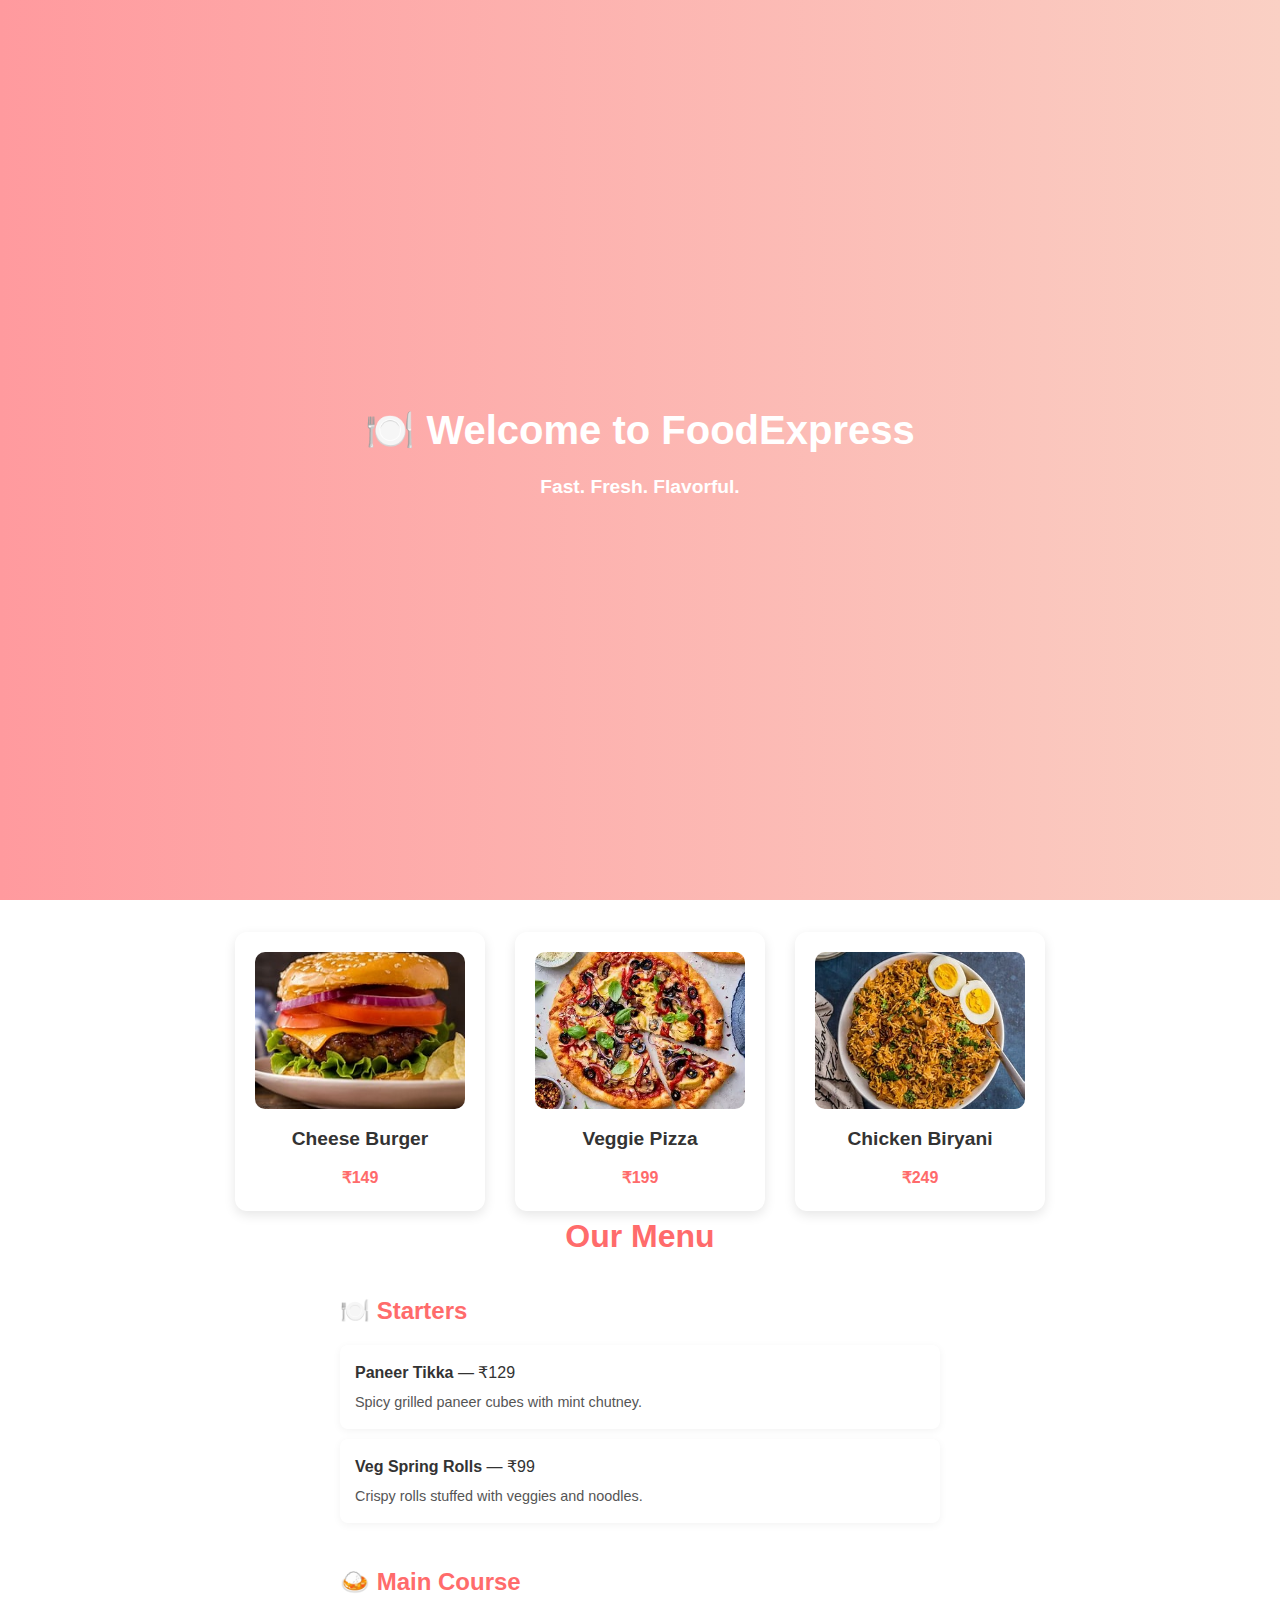
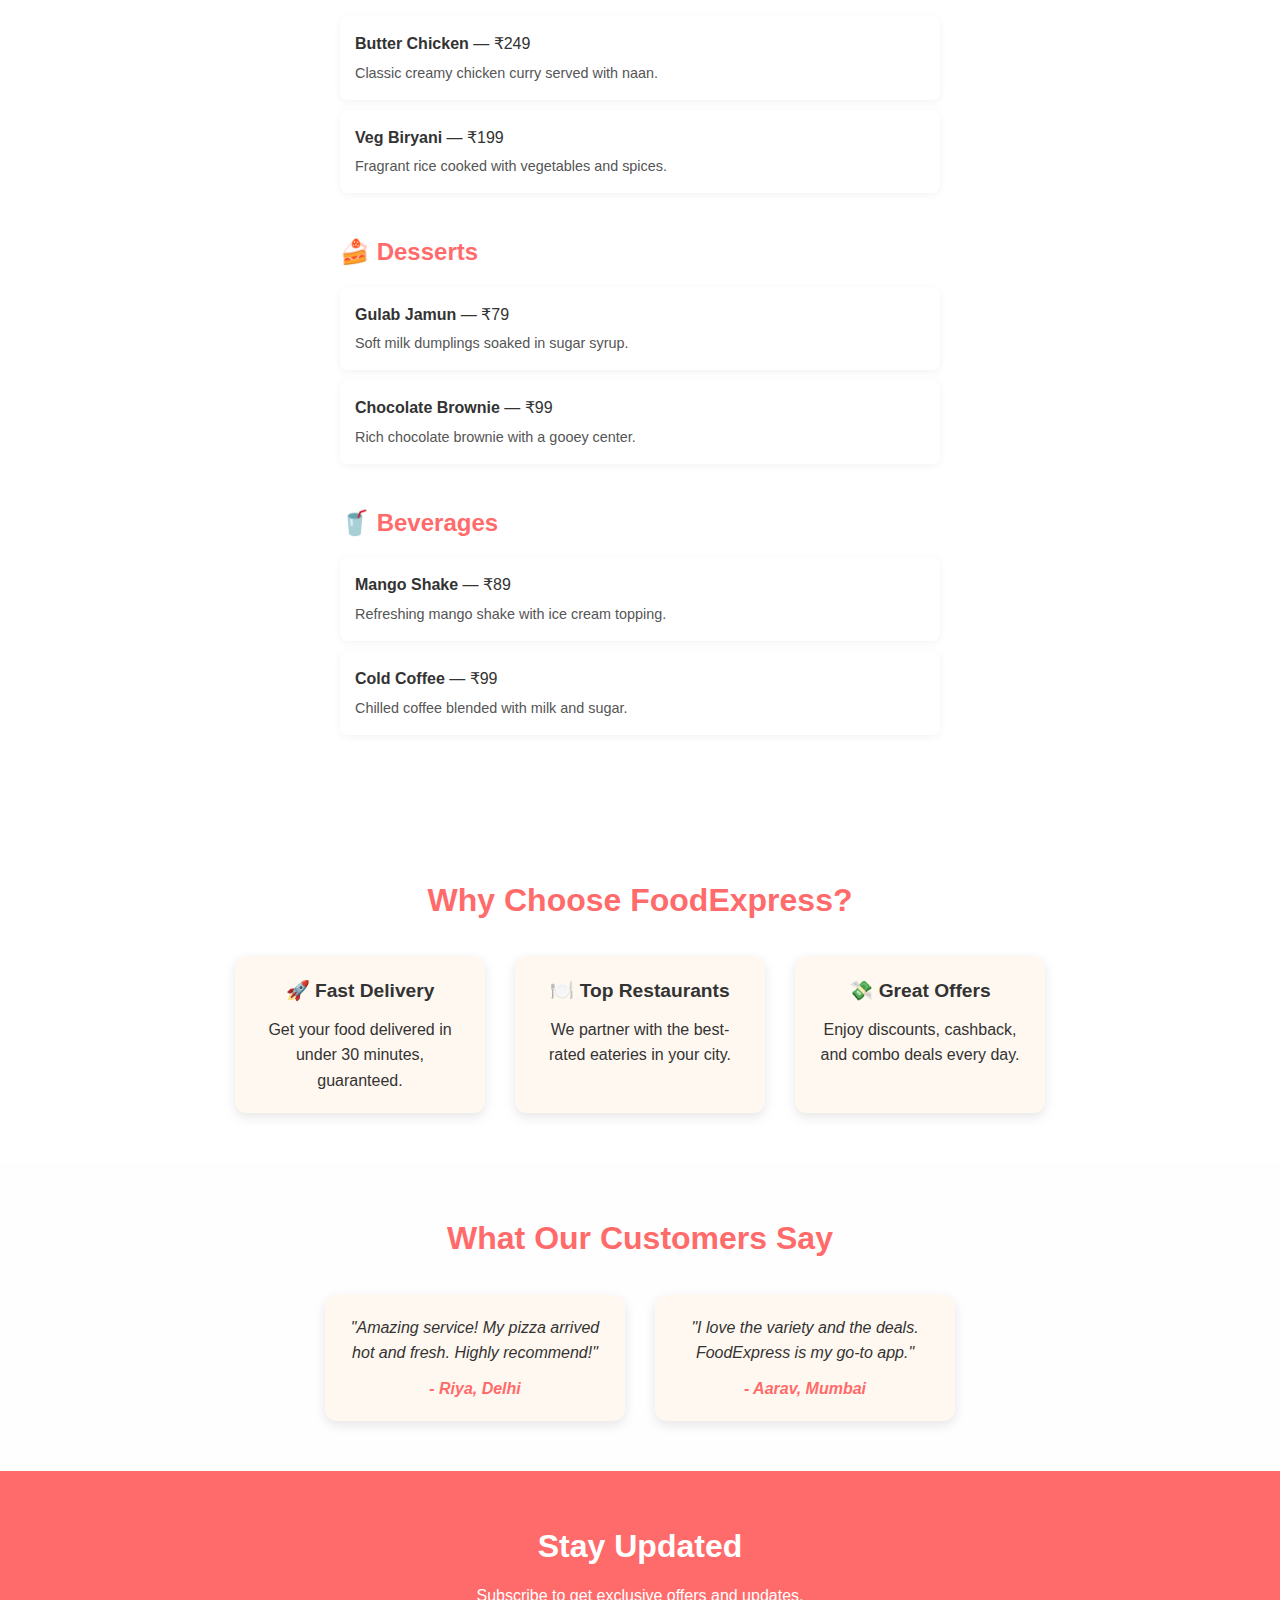
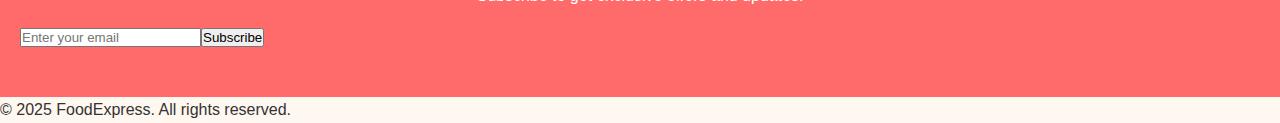
<file: index.html>
<!DOCTYPE html>
<html lang="en">
  <head>
    <meta charset="UTF-8" />
    <meta name="viewport" content="width=device-width, initial-scale=1.0" />
    <title>FoodExpress - Fast & Fresh</title>
    <link rel="stylesheet" href="delivery.css" />
  </head>
  <body>
    <div class="preloader">
      <div class="preloader-content">
        <h1>🍽️ Welcome to FoodExpress</h1>
        <p>Fast. Fresh. Flavorful.</p>
      </div>
    </div>

    <header>
      <div class="logo">FoodExpress</div>
      <nav>
        <ul>
          <li><a href="#hero" class="active">Home</a></li>
          <li><a href="#menu">Menu</a></li>
          <li><a href="#offers">Offers</a></li>
          <li><a href="#contact">Contact</a></li>
        </ul>
      </nav>
    </header>

    <main>
      <section class="about-section">
        <div class="about-wrapper">
          <h2>Welcome to <span>FoodExpress</span></h2>
          <p class="intro">
            We deliver happiness in a box — hot, fresh, and fast. From
            street-style snacks to gourmet delights, FoodExpress connects you to
            your cravings in minutes.
          </p>
          <p class="mission">
            Our mission is simple: <strong>Fast. Fresh. Flavorful.</strong> We
            partner with top-rated restaurants and ensure every order is handled
            with care.
          </p>
          <p class="tagline">Eat well. Live better. Delivered faster.</p>
        </div>
      </section>

      <section class="hero" id="hero">
        <h1>Delicious Food, Delivered Fast 🍕</h1>
        <p>Order your favorite meals from top restaurants near you.</p>
        <a href="#menu" class="btn">Order Now</a>
      </section>

      <section class="menu-preview" id="menu">
        <h2>Popular Picks</h2>
        <div class="cards">
          <div class="card">
            <img src="burger.jpg" alt="Cheese Burger" />
            <h3>Cheese Burger</h3>
            <p>₹149</p>
          </div>
          <div class="card">
            <img src="pizza.jpg" alt="Veggie Pizza" />
            <h3>Veggie Pizza</h3>
            <p>₹199</p>
          </div>
          <div class="card">
            <img src="biryani.jpg" alt="Chicken Biryani" />
            <h3>Chicken Biryani</h3>
            <p>₹249</p>
          </div>
        </div>

        <h2>Our Menu</h2>
        <div class="menu-category">
          <h3>🍽️ Starters</h3>
          <ul>
            <li>
              <strong>Paneer Tikka</strong> — ₹129<br /><span
                >Spicy grilled paneer cubes with mint chutney.</span
              >
            </li>
            <li>
              <strong>Veg Spring Rolls</strong> — ₹99<br /><span
                >Crispy rolls stuffed with veggies and noodles.</span
              >
            </li>
          </ul>
        </div>

        <div class="menu-category">
          <h3>🍛 Main Course</h3>
          <ul>
            <li>
              <strong>Butter Chicken</strong> — ₹249<br /><span
                >Classic creamy chicken curry served with naan.</span
              >
            </li>
            <li>
              <strong>Veg Biryani</strong> — ₹199<br /><span
                >Fragrant rice cooked with vegetables and spices.</span
              >
            </li>
          </ul>
        </div>

        <div class="menu-category">
          <h3>🍰 Desserts</h3>
          <ul>
            <li>
              <strong>Gulab Jamun</strong> — ₹79<br /><span
                >Soft milk dumplings soaked in sugar syrup.</span
              >
            </li>
            <li>
              <strong>Chocolate Brownie</strong> — ₹99<br /><span
                >Rich chocolate brownie with a gooey center.</span
              >
            </li>
          </ul>
        </div>

        <div class="menu-category">
          <h3>🥤 Beverages</h3>
          <ul>
            <li>
              <strong>Mango Shake</strong> — ₹89<br /><span
                >Refreshing mango shake with ice cream topping.</span
              >
            </li>
            <li>
              <strong>Cold Coffee</strong> — ₹99<br /><span
                >Chilled coffee blended with milk and sugar.</span
              >
            </li>
          </ul>
        </div>
      </section>

      <section class="why-us" id="offers">
        <h2>Why Choose FoodExpress?</h2>
        <div class="features">
          <div class="feature">
            <h3>🚀 Fast Delivery</h3>
            <p>Get your food delivered in under 30 minutes, guaranteed.</p>
          </div>
          <div class="feature">
            <h3>🍽️ Top Restaurants</h3>
            <p>We partner with the best-rated eateries in your city.</p>
          </div>
          <div class="feature">
            <h3>💸 Great Offers</h3>
            <p>Enjoy discounts, cashback, and combo deals every day.</p>
          </div>
        </div>
      </section>

      <section class="testimonials">
        <h2>What Our Customers Say</h2>
        <div class="reviews">
          <div class="review">
            <p>
              "Amazing service! My pizza arrived hot and fresh. Highly
              recommend!"
            </p>
            <span>- Riya, Delhi</span>
          </div>
          <div class="review">
            <p>
              "I love the variety and the deals. FoodExpress is my go-to app."
            </p>
            <span>- Aarav, Mumbai</span>
          </div>
        </div>
      </section>

      <section class="newsletter" id="contact">
        <h2>Stay Updated</h2>
        <p>Subscribe to get exclusive offers and updates.</p>
        <form>
          <input type="email" placeholder="Enter your email" required />
          <button type="submit">Subscribe</button>
        </form>
      </section>
    </main>

    <footer>
      <p>&copy; 2025 FoodExpress. All rights reserved.</p>
    </footer>
    <script src="script.js"></script>
  </body>
</html>
</file>
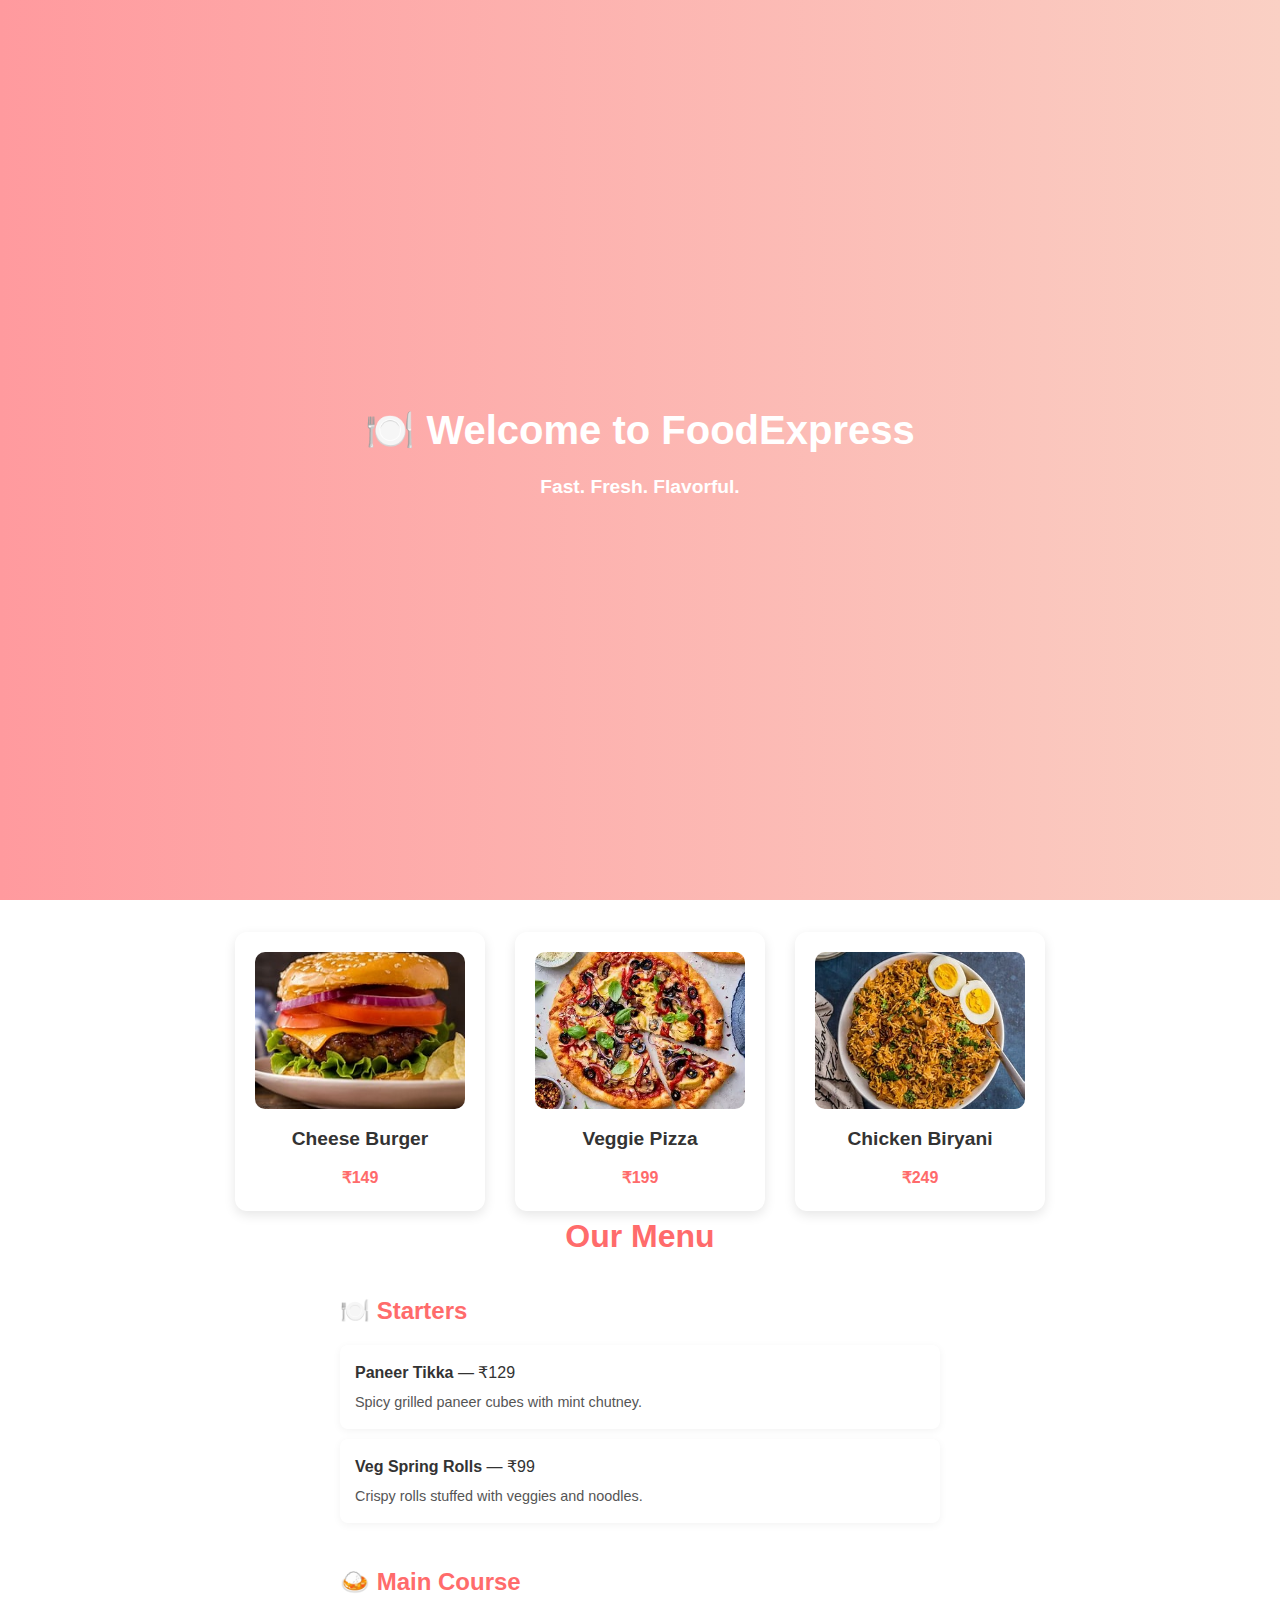
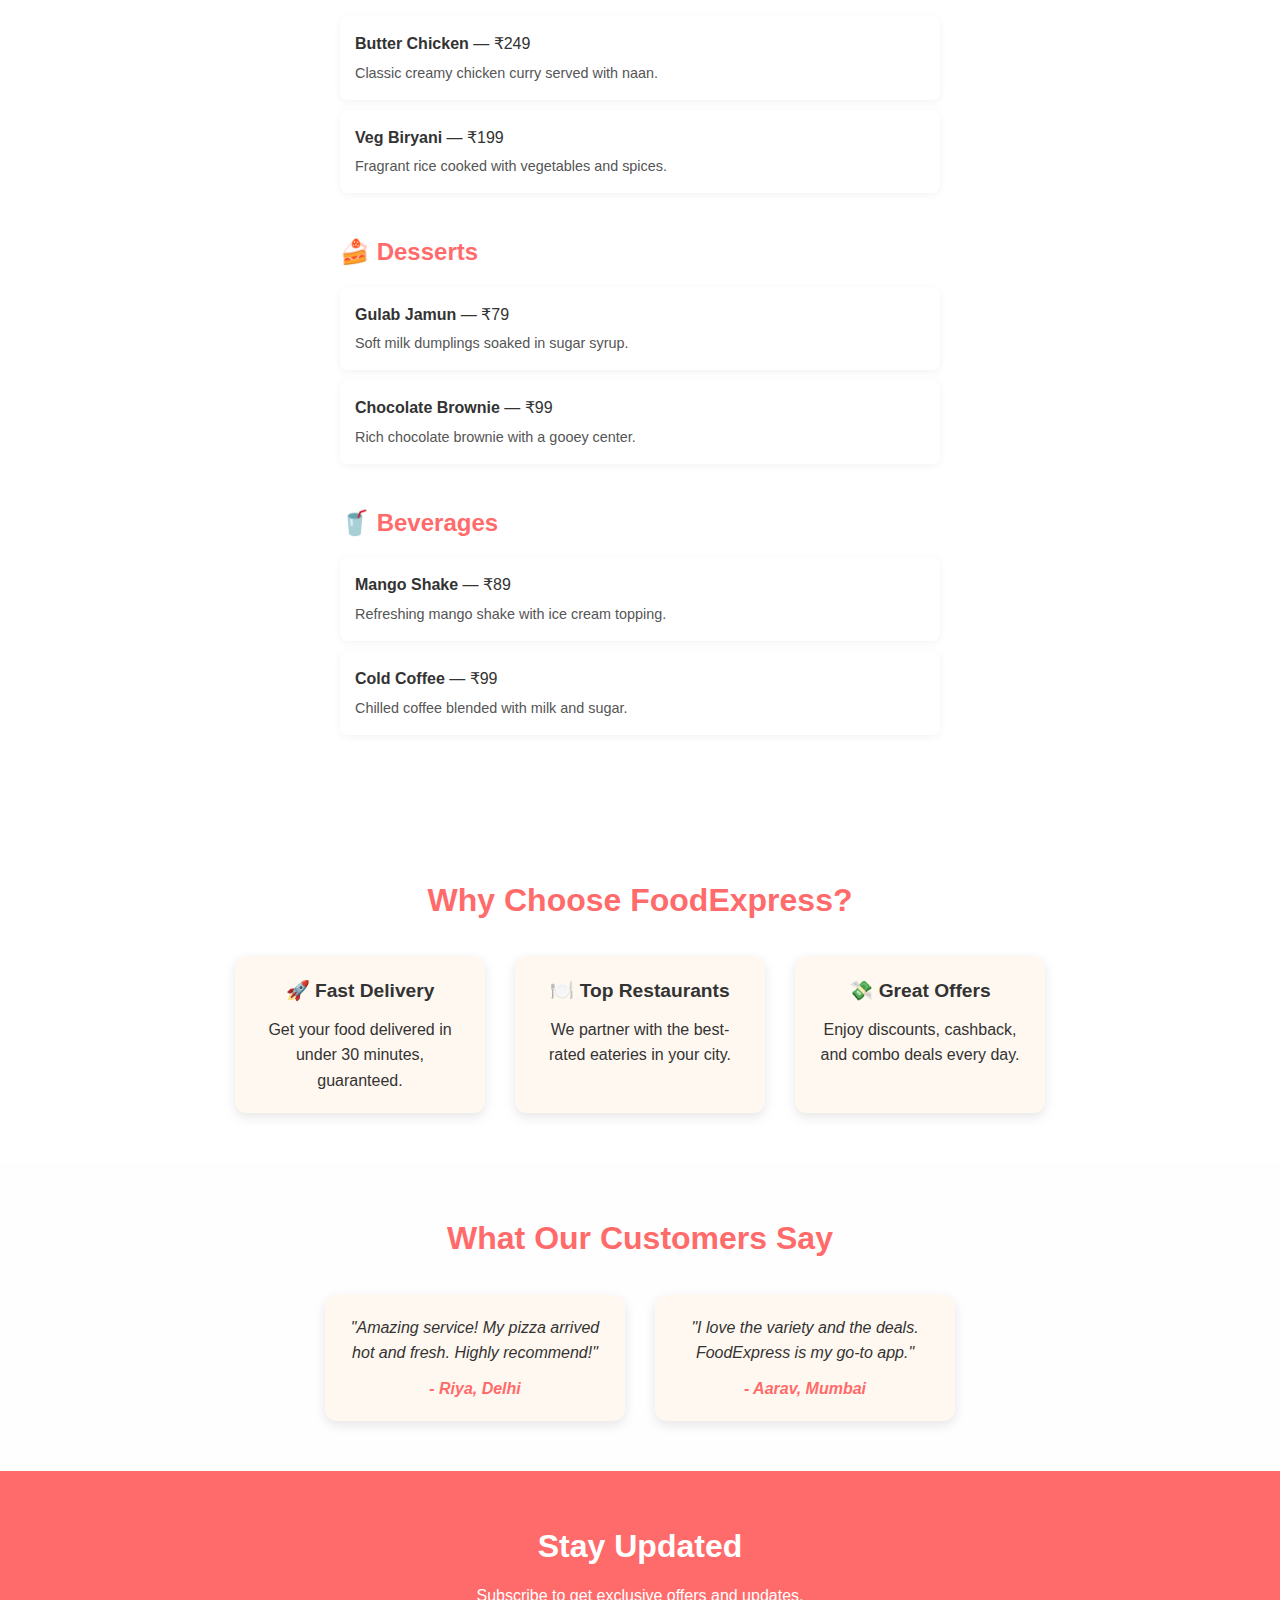
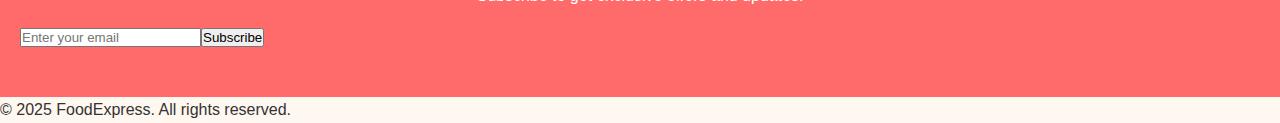
<file: delivery.html>
<!DOCTYPE html>
<html lang="en">
  <head>
    <meta charset="UTF-8" />
    <meta name="viewport" content="width=device-width, initial-scale=1.0" />
    <title>FoodExpress - Fast & Fresh</title>
    <link rel="stylesheet" href="delivery.css" />
  </head>
  <body>
    <div class="preloader">
      <div class="preloader-content">
        <h1>🍽️ Welcome to FoodExpress</h1>
        <p>Fast. Fresh. Flavorful.</p>
      </div>
    </div>

    <header>
      <div class="logo">FoodExpress</div>
      <nav>
        <ul>
          <li><a href="#hero" class="active">Home</a></li>
          <li><a href="#menu">Menu</a></li>
          <li><a href="#offers">Offers</a></li>
          <li><a href="#contact">Contact</a></li>
        </ul>
      </nav>
    </header>

    <main>
      <section class="about-section">
        <div class="about-wrapper">
          <h2>Welcome to <span>FoodExpress</span></h2>
          <p class="intro">
            We deliver happiness in a box — hot, fresh, and fast. From
            street-style snacks to gourmet delights, FoodExpress connects you to
            your cravings in minutes.
          </p>
          <p class="mission">
            Our mission is simple: <strong>Fast. Fresh. Flavorful.</strong> We
            partner with top-rated restaurants and ensure every order is handled
            with care.
          </p>
          <p class="tagline">Eat well. Live better. Delivered faster.</p>
        </div>
      </section>

      <section class="hero" id="hero">
        <h1>Delicious Food, Delivered Fast 🍕</h1>
        <p>Order your favorite meals from top restaurants near you.</p>
        <a href="#menu" class="btn">Order Now</a>
      </section>

      <section class="menu-preview" id="menu">
        <h2>Popular Picks</h2>
        <div class="cards">
          <div class="card">
            <img src="burger.jpg" alt="Cheese Burger" />
            <h3>Cheese Burger</h3>
            <p>₹149</p>
          </div>
          <div class="card">
            <img src="pizza.jpg" alt="Veggie Pizza" />
            <h3>Veggie Pizza</h3>
            <p>₹199</p>
          </div>
          <div class="card">
            <img src="biryani.jpg" alt="Chicken Biryani" />
            <h3>Chicken Biryani</h3>
            <p>₹249</p>
          </div>
        </div>

        <h2>Our Menu</h2>
        <div class="menu-category">
          <h3>🍽️ Starters</h3>
          <ul>
            <li>
              <strong>Paneer Tikka</strong> — ₹129<br /><span
                >Spicy grilled paneer cubes with mint chutney.</span
              >
            </li>
            <li>
              <strong>Veg Spring Rolls</strong> — ₹99<br /><span
                >Crispy rolls stuffed with veggies and noodles.</span
              >
            </li>
          </ul>
        </div>

        <div class="menu-category">
          <h3>🍛 Main Course</h3>
          <ul>
            <li>
              <strong>Butter Chicken</strong> — ₹249<br /><span
                >Classic creamy chicken curry served with naan.</span
              >
            </li>
            <li>
              <strong>Veg Biryani</strong> — ₹199<br /><span
                >Fragrant rice cooked with vegetables and spices.</span
              >
            </li>
          </ul>
        </div>

        <div class="menu-category">
          <h3>🍰 Desserts</h3>
          <ul>
            <li>
              <strong>Gulab Jamun</strong> — ₹79<br /><span
                >Soft milk dumplings soaked in sugar syrup.</span
              >
            </li>
            <li>
              <strong>Chocolate Brownie</strong> — ₹99<br /><span
                >Rich chocolate brownie with a gooey center.</span
              >
            </li>
          </ul>
        </div>

        <div class="menu-category">
          <h3>🥤 Beverages</h3>
          <ul>
            <li>
              <strong>Mango Shake</strong> — ₹89<br /><span
                >Refreshing mango shake with ice cream topping.</span
              >
            </li>
            <li>
              <strong>Cold Coffee</strong> — ₹99<br /><span
                >Chilled coffee blended with milk and sugar.</span
              >
            </li>
          </ul>
        </div>
      </section>

      <section class="why-us" id="offers">
        <h2>Why Choose FoodExpress?</h2>
        <div class="features">
          <div class="feature">
            <h3>🚀 Fast Delivery</h3>
            <p>Get your food delivered in under 30 minutes, guaranteed.</p>
          </div>
          <div class="feature">
            <h3>🍽️ Top Restaurants</h3>
            <p>We partner with the best-rated eateries in your city.</p>
          </div>
          <div class="feature">
            <h3>💸 Great Offers</h3>
            <p>Enjoy discounts, cashback, and combo deals every day.</p>
          </div>
        </div>
      </section>

      <section class="testimonials">
        <h2>What Our Customers Say</h2>
        <div class="reviews">
          <div class="review">
            <p>
              "Amazing service! My pizza arrived hot and fresh. Highly
              recommend!"
            </p>
            <span>- Riya, Delhi</span>
          </div>
          <div class="review">
            <p>
              "I love the variety and the deals. FoodExpress is my go-to app."
            </p>
            <span>- Aarav, Mumbai</span>
          </div>
        </div>
      </section>

      <section class="newsletter" id="contact">
        <h2>Stay Updated</h2>
        <p>Subscribe to get exclusive offers and updates.</p>
        <form>
          <input type="email" placeholder="Enter your email" required />
          <button type="submit">Subscribe</button>
        </form>
      </section>
    </main>

    <footer>
      <p>&copy; 2025 FoodExpress. All rights reserved.</p>
    </footer>
  </body>
</html>
</file>
<file: delivery.css>
/* Reset */
* {
  margin: 0;
  padding: 0;
  box-sizing: border-box;
  scroll-behavior: smooth;
}
/* Preloader Screen */
.preloader {
  position: fixed;
  top: 0;
  left: 0;
  width: 100%;
  height: 100%;
  background: linear-gradient(to right, #ff9a9e, #fad0c4);
  display: flex;
  justify-content: center;
  align-items: center;
  z-index: 9999;
  animation: fadeOut 2s ease forwards;
  animation-delay: 2.5s;
}

.preloader-content {
  text-align: center;
  color: #fff;
  animation: scaleUp 1s ease;
}

.preloader h1 {
  font-size: 2.5rem;
  margin-bottom: 10px;
  animation: glow 2s infinite alternate;
}

.preloader p {
  font-size: 1.2rem;
  font-weight: bold;
}

/* Animations */
@keyframes fadeOut {
  to {
    opacity: 0;
    visibility: hidden;
  }
}

@keyframes scaleUp {
  0% {
    transform: scale(0.8);
    opacity: 0;
  }
  100% {
    transform: scale(1);
    opacity: 1;
  }
}

@keyframes glow {
  0% {
    text-shadow: 0 0 10px #fff;
  }
  100% {
    text-shadow: 0 0 20px #ff6b6b;
  }
}

body {
  font-family: "Segoe UI", sans-serif;
  background-color: #fff8f0;
  color: #333;
  line-height: 1.6;
}

/* Header */
header {
  display: flex;
  justify-content: space-between;
  align-items: center;
  padding: 20px 40px;
  background-color: #ff6b6b;
  color: #fff;
  animation: slideDown 1s ease;
}

@keyframes slideDown {
  0% {
    transform: translateY(-100%);
    opacity: 0;
  }
  100% {
    transform: translateY(0);
    opacity: 1;
  }
}

.logo {
  font-size: 1.8rem;
  font-weight: bold;
}

nav ul {
  list-style: none;
  display: flex;
  gap: 25px;
}

nav ul li a {
  color: #fff;
  text-decoration: none;
  font-weight: 500;
  position: relative;
  transition: 0.3s;
  /* text-decoration: none; */
}

nav ul li a::after {
  content: "";
  position: absolute;
  bottom: -5px;
  left: 0;
  width: 0%;
  height: 2px;
  background: #fff;
  transition: width 0.3s ease;
}

nav ul li a:hover::after,
nav ul li a.active::after {
  width: 100%;
}

/* About Section */
.about-section {
  background: linear-gradient(135deg, #fff0f5, #ffe4e1);
  padding: 60px 20px;
  text-align: center;
  position: relative;
  overflow: hidden;
}

.about-wrapper {
  max-width: 800px;
  margin: auto;
  animation: fadeSlideUp 1.5s ease;
}

.about-section h2 {
  font-size: 2.2rem;
  margin-bottom: 20px;
  color: #ff6b6b;
  position: relative;
}

.about-section h2 span {
  color: #ff6b6b;
}

@supports (-webkit-background-clip: text) {
  .about-section h2 span {
    background: linear-gradient(to right, #ff6b6b, #ffcc70);
    background-clip: text;
    -webkit-background-clip: text;
    -webkit-text-fill-color: transparent;
  }
}

.about-section p {
  font-size: 1rem;
  margin-bottom: 15px;
  color: #444;
  opacity: 0.9;
  transition: transform 0.3s ease;
}

.about-section .tagline {
  font-size: 1.2rem;
  font-weight: bold;
  color: #ff6b6b;
  margin-top: 25px;
  animation: pulse 2s infinite;
}

/* Hero Section */
.hero {
  text-align: center;
  padding: 80px 20px;
  background: linear-gradient(to right, #ff9a9e, #fad0c4);
  color: #222;
  animation: fadeIn 1.5s ease;
}

@keyframes fadeIn {
  0% {
    opacity: 0;
    transform: scale(0.95);
  }
  100% {
    opacity: 1;
    transform: scale(1);
  }
}

.hero h1 {
  font-size: 2.5rem;
  margin-bottom: 15px;
}

.hero p {
  font-size: 1.2rem;
  margin-bottom: 25px;
}

.btn {
  background-color: #ff6b6b;
  color: #fff;
  padding: 12px 24px;
  border-radius: 30px;
  text-decoration: none;
  font-weight: bold;
  transition: 0.3s;
  box-shadow: 0 4px 10px rgba(0, 0, 0, 0.1);
}

.btn:hover {
  background-color: #ff3b3b;
  transform: scale(1.05);
}

/* Menu Preview */
.menu-preview {
  padding: 50px 20px;
  text-align: center;
  background-color: #fff;
}

.menu-preview h2 {
  font-size: 2rem;
  margin-bottom: 30px;
  color: #ff6b6b;
}

.menu-category {
  margin-bottom: 40px;
  text-align: left;
  max-width: 600px;
  margin-inline: auto;
}

.menu-category h3 {
  font-size: 1.5rem;
  margin-bottom: 15px;
  color: #ff6b6b;
}

.menu-category ul {
  list-style: none;
  padding-left: 0;
}

.menu-category li {
  background-color: #fff;
  padding: 15px;
  margin-bottom: 10px;
  border-radius: 8px;
  box-shadow: 0 2px 8px rgba(0, 0, 0, 0.05);
  transition: transform 0.3s ease;
}

.menu-category li:hover {
  transform: scale(1.02);
}

.menu-category li span {
  display: block;
  font-size: 0.9rem;
  color: #555;
  margin-top: 5px;
}

/* Featured Cards */
.cards {
  display: flex;
  justify-content: center;
  gap: 30px;
  flex-wrap: wrap;
  margin-top: 40px;
}

.card {
  background-color: #fff;
  border-radius: 12px;
  box-shadow: 0 4px 12px rgba(0, 0, 0, 0.1);
  padding: 20px;
  width: 250px;
  transition: transform 0.3s ease, box-shadow 0.3s ease;
}

.card img {
  width: 100%;
  aspect-ratio: 4 / 3;
  object-fit: cover;
  border-radius: 10px;
  margin-bottom: 15px;
  display: block;
  background-color: #f0f0f0;
}

.card h3 {
  font-size: 1.2rem;
  margin-bottom: 10px;
}

.card p {
  font-size: 1rem;
  color: #ff6b6b;
  font-weight: bold;
}

.card:hover {
  transform: scale(1.05);
  box-shadow: 0 6px 16px rgba(0, 0, 0, 0.15);
}

/* Why Us Section */
.why-us {
  background-color: #fff;
  padding: 50px 20px;
  text-align: center;
}

.why-us h2 {
  font-size: 2rem;
  margin-bottom: 30px;
  color: #ff6b6b;
}

.features {
  display: flex;
  justify-content: center;
  gap: 30px;
  flex-wrap: wrap;
}

.feature {
  background-color: #fff8f0;
  padding: 20px;
  border-radius: 12px;
  width: 250px;
  box-shadow: 0 4px 12px rgba(0, 0, 0, 0.1);
  transition: transform 0.3s ease;
}

.feature:hover {
  transform: translateY(-5px);
}

.feature h3 {
  margin-bottom: 10px;
  font-size: 1.2rem;
}

/* Testimonials */
.testimonials {
  background-color: #fefefe;
  padding: 50px 20px;
  text-align: center;
}

.testimonials h2 {
  font-size: 2rem;
  margin-bottom: 30px;
  color: #ff6b6b;
}

.reviews {
  display: flex;
  justify-content: center;
  gap: 30px;
  flex-wrap: wrap;
}

.review {
  background-color: #fff8f0;
  padding: 20px;
  border-radius: 12px;
  width: 300px;
  font-style: italic;
  box-shadow: 0 4px 12px rgba(0, 0, 0, 0.1);
  transition: transform 0.3s ease;
}

.review:hover {
  transform: scale(1.03);
}

.review span {
  display: block;
  margin-top: 10px;
  font-weight: bold;
  color: #ff6b6b;
}

/* Newsletter */
.newsletter {
  background-color: #ff6b6b;
  color: #fff;
  text-align: center;
  padding: 50px 20px;
}

.newsletter h2 {
  font-size: 2rem;
  margin-bottom: 10px;
}

.newsletter p {
  margin-bottom: 20px;
}

.newsletter form {
  display: flex;
}
</file>
